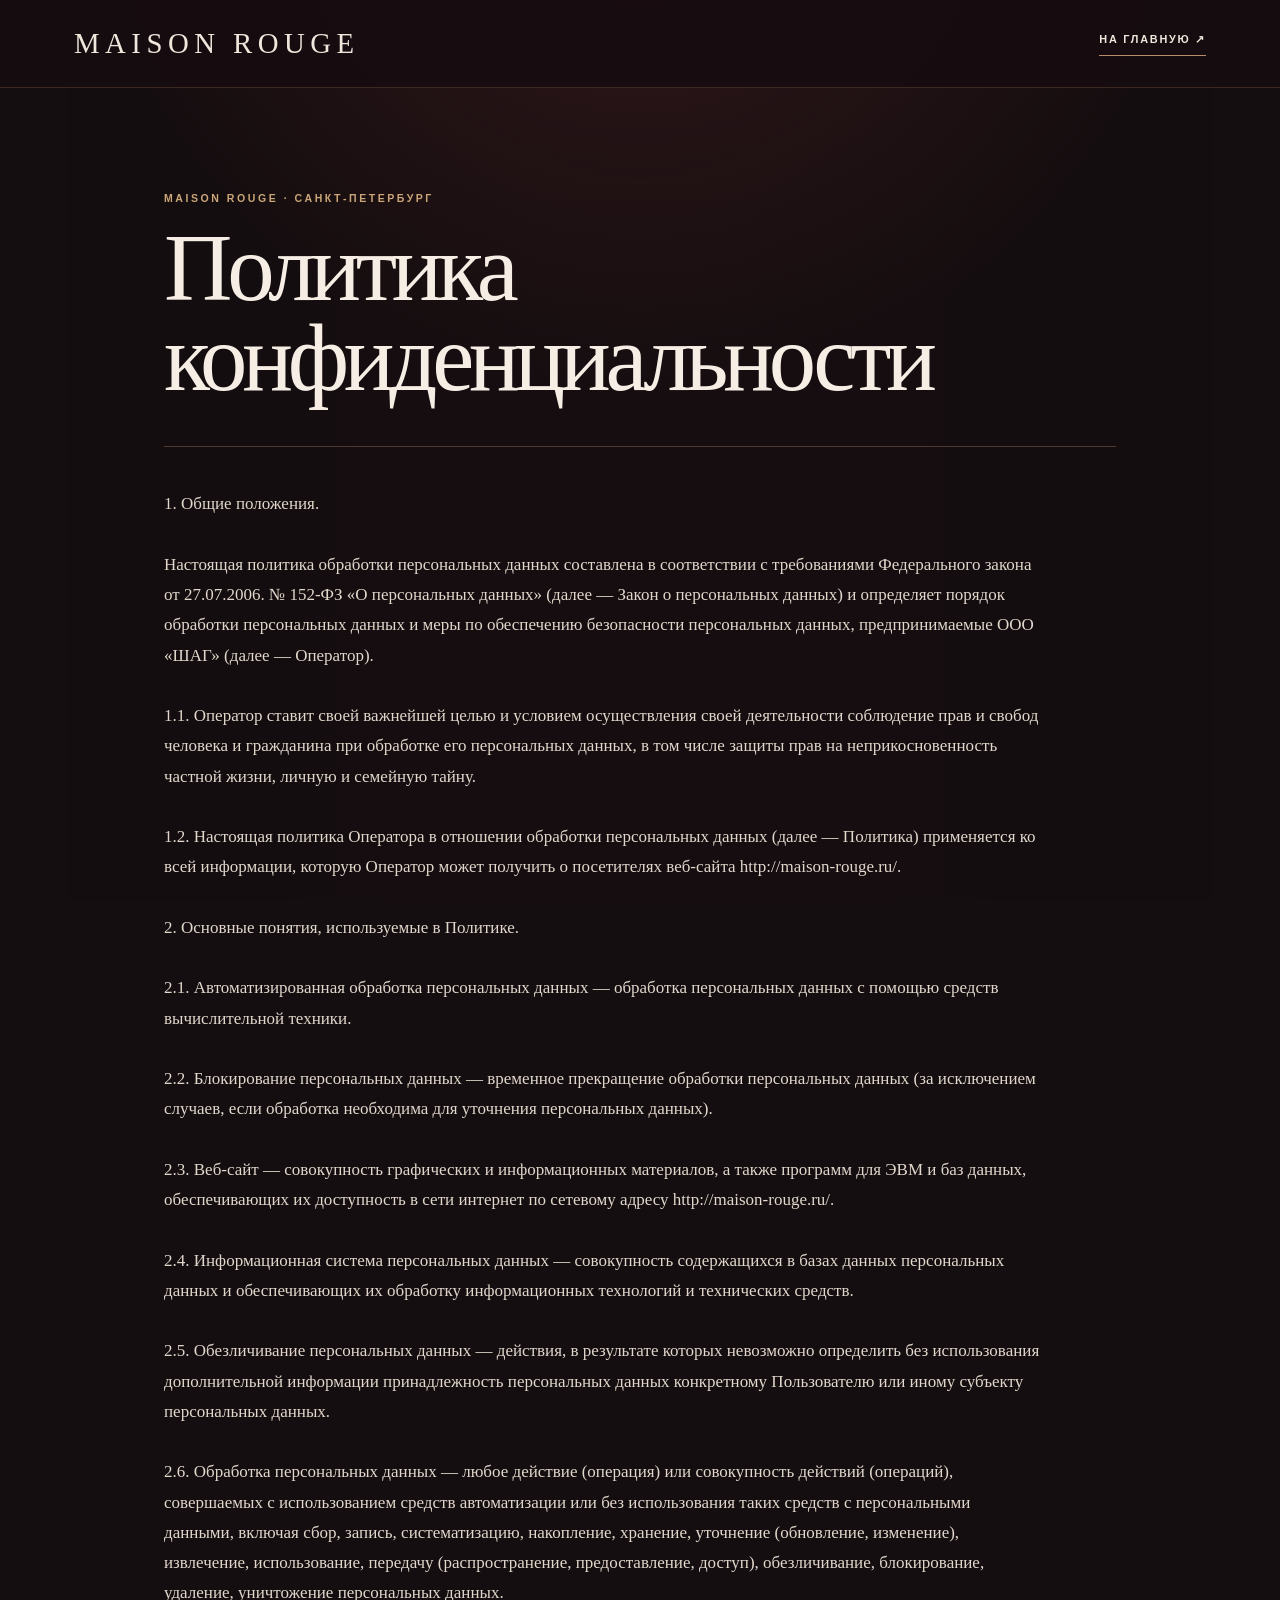
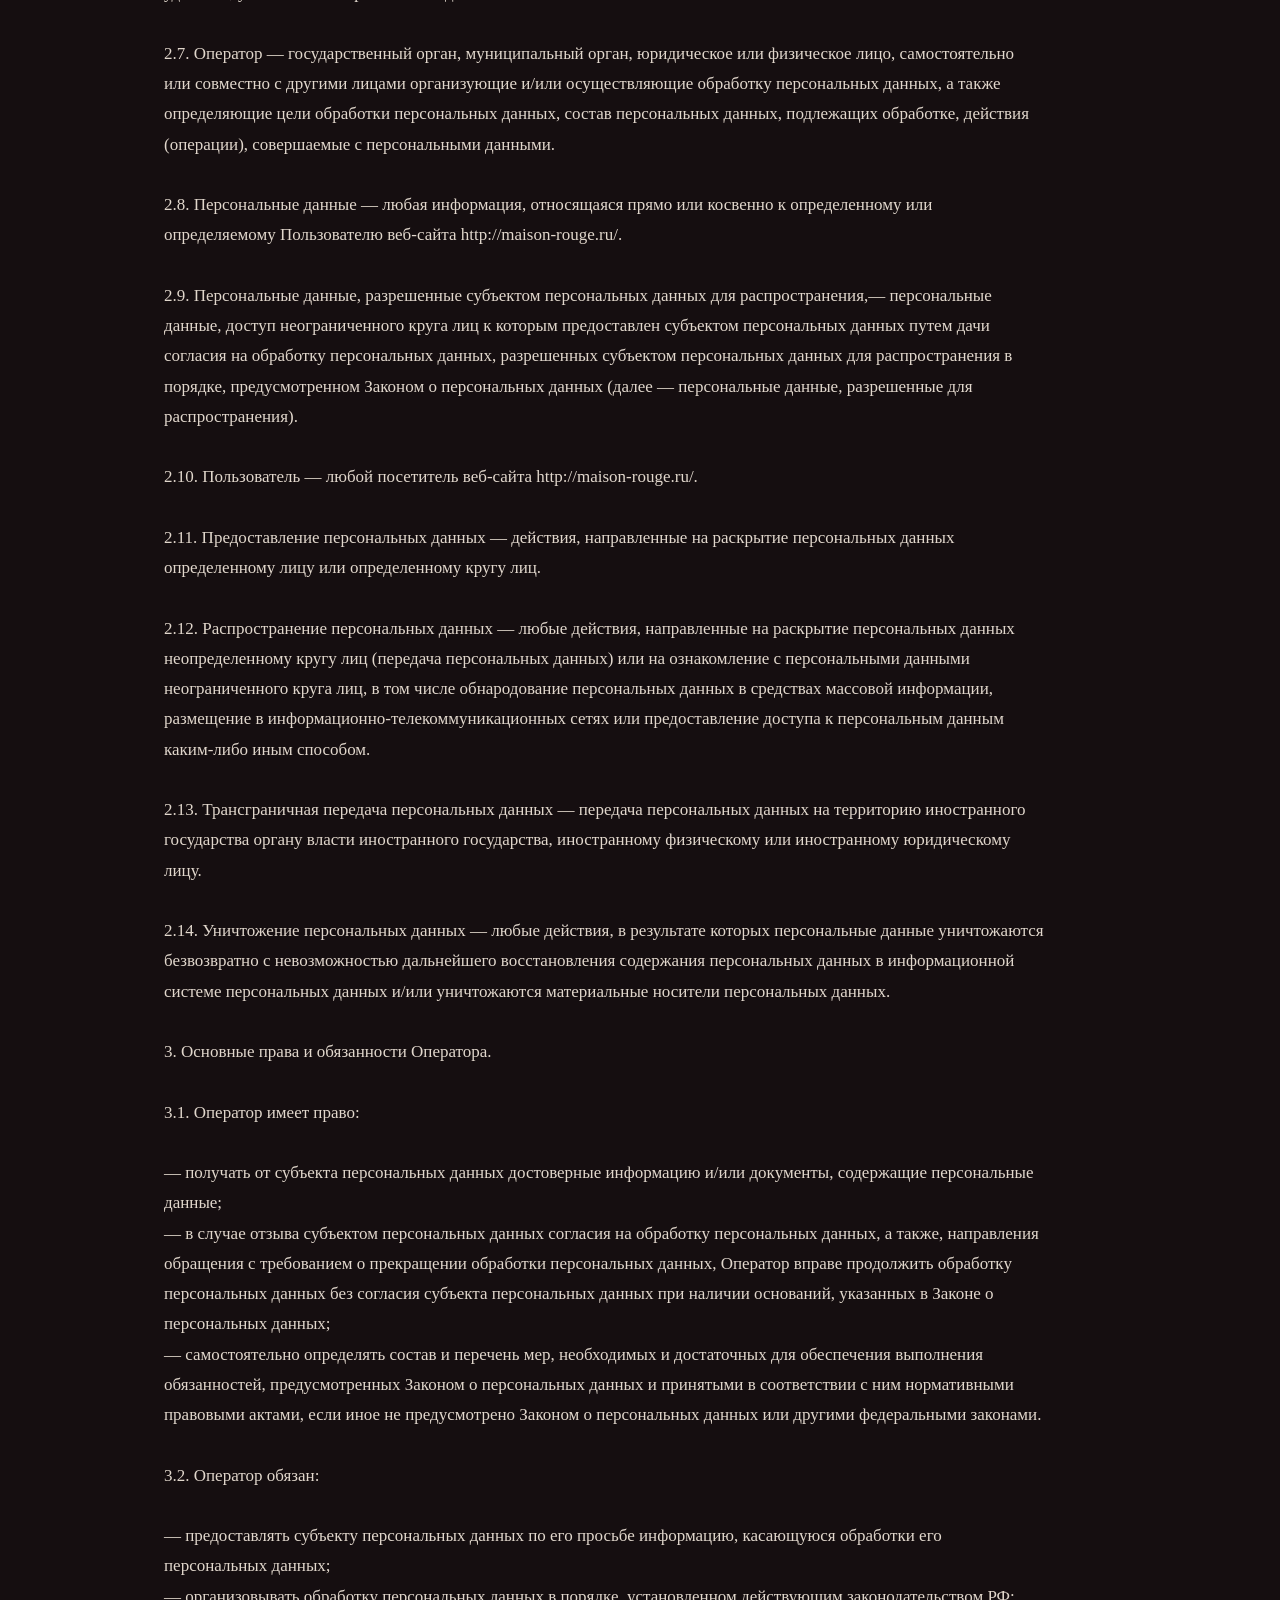
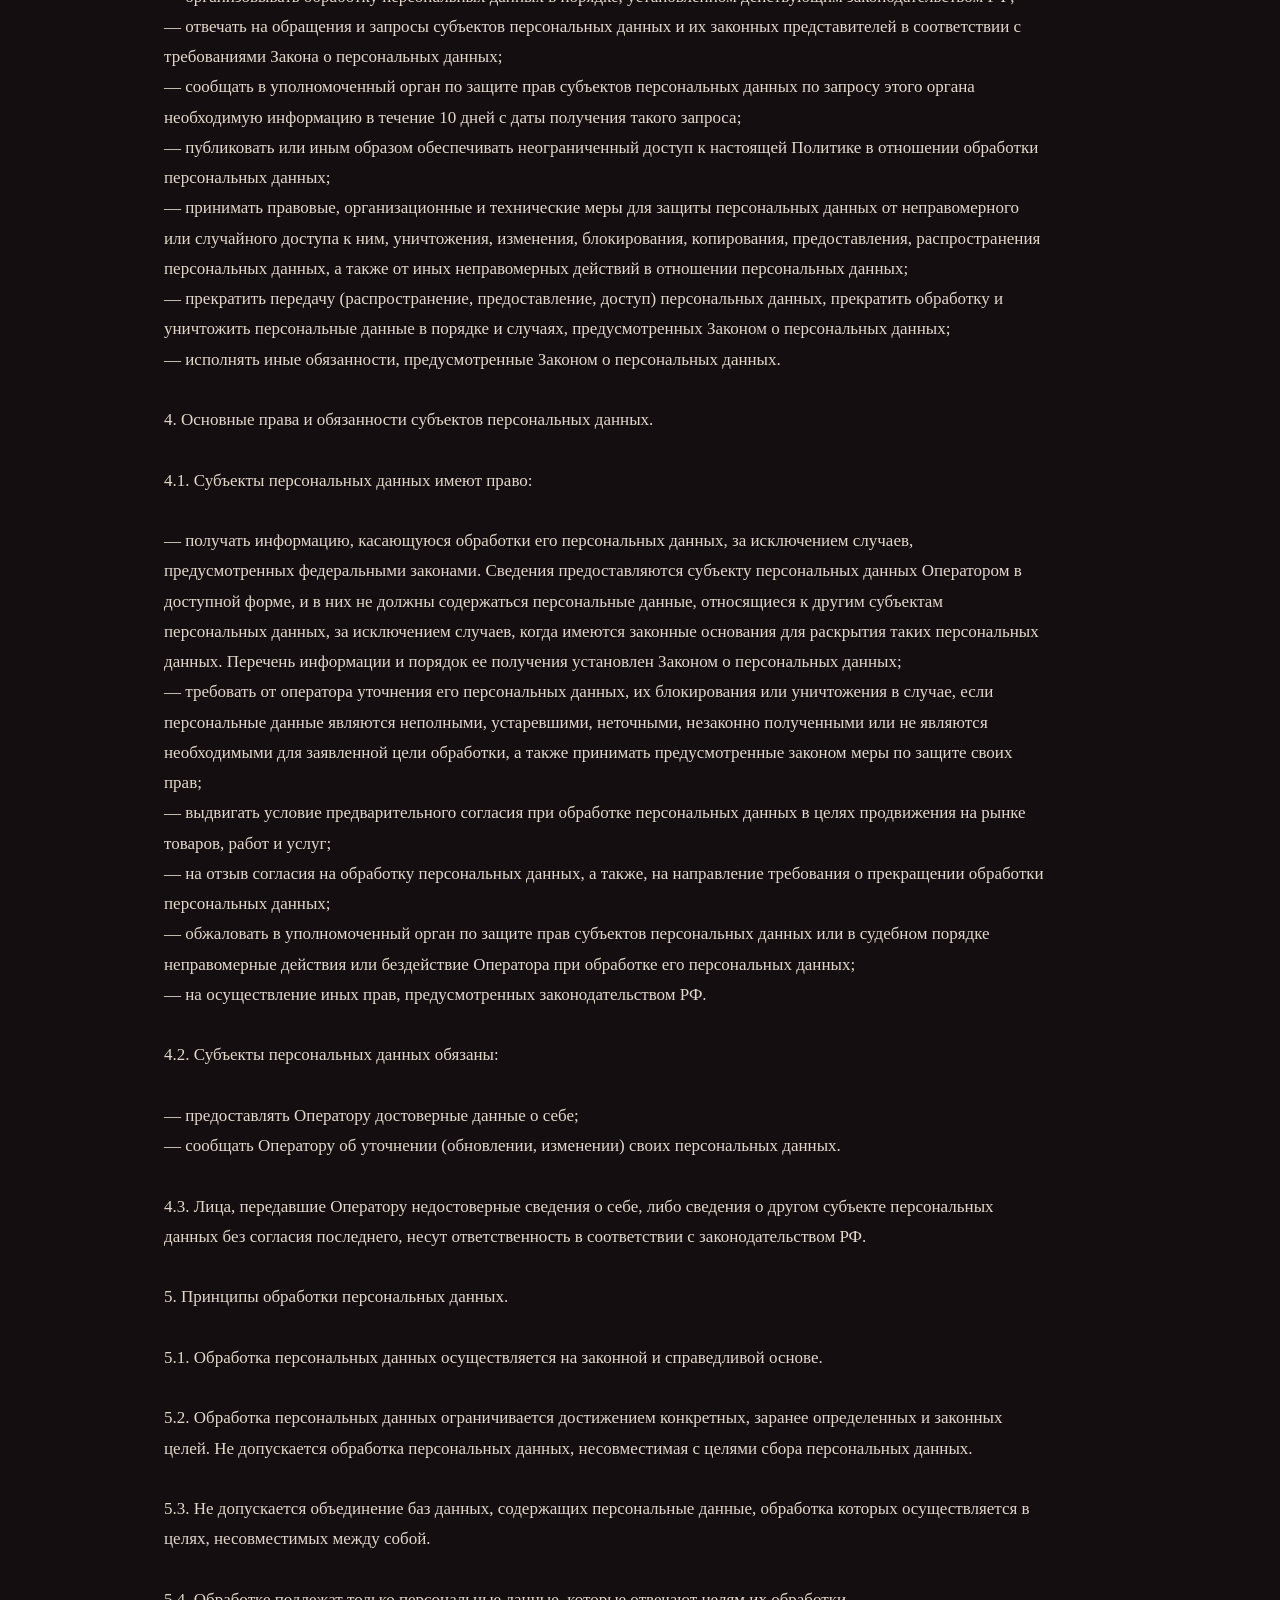
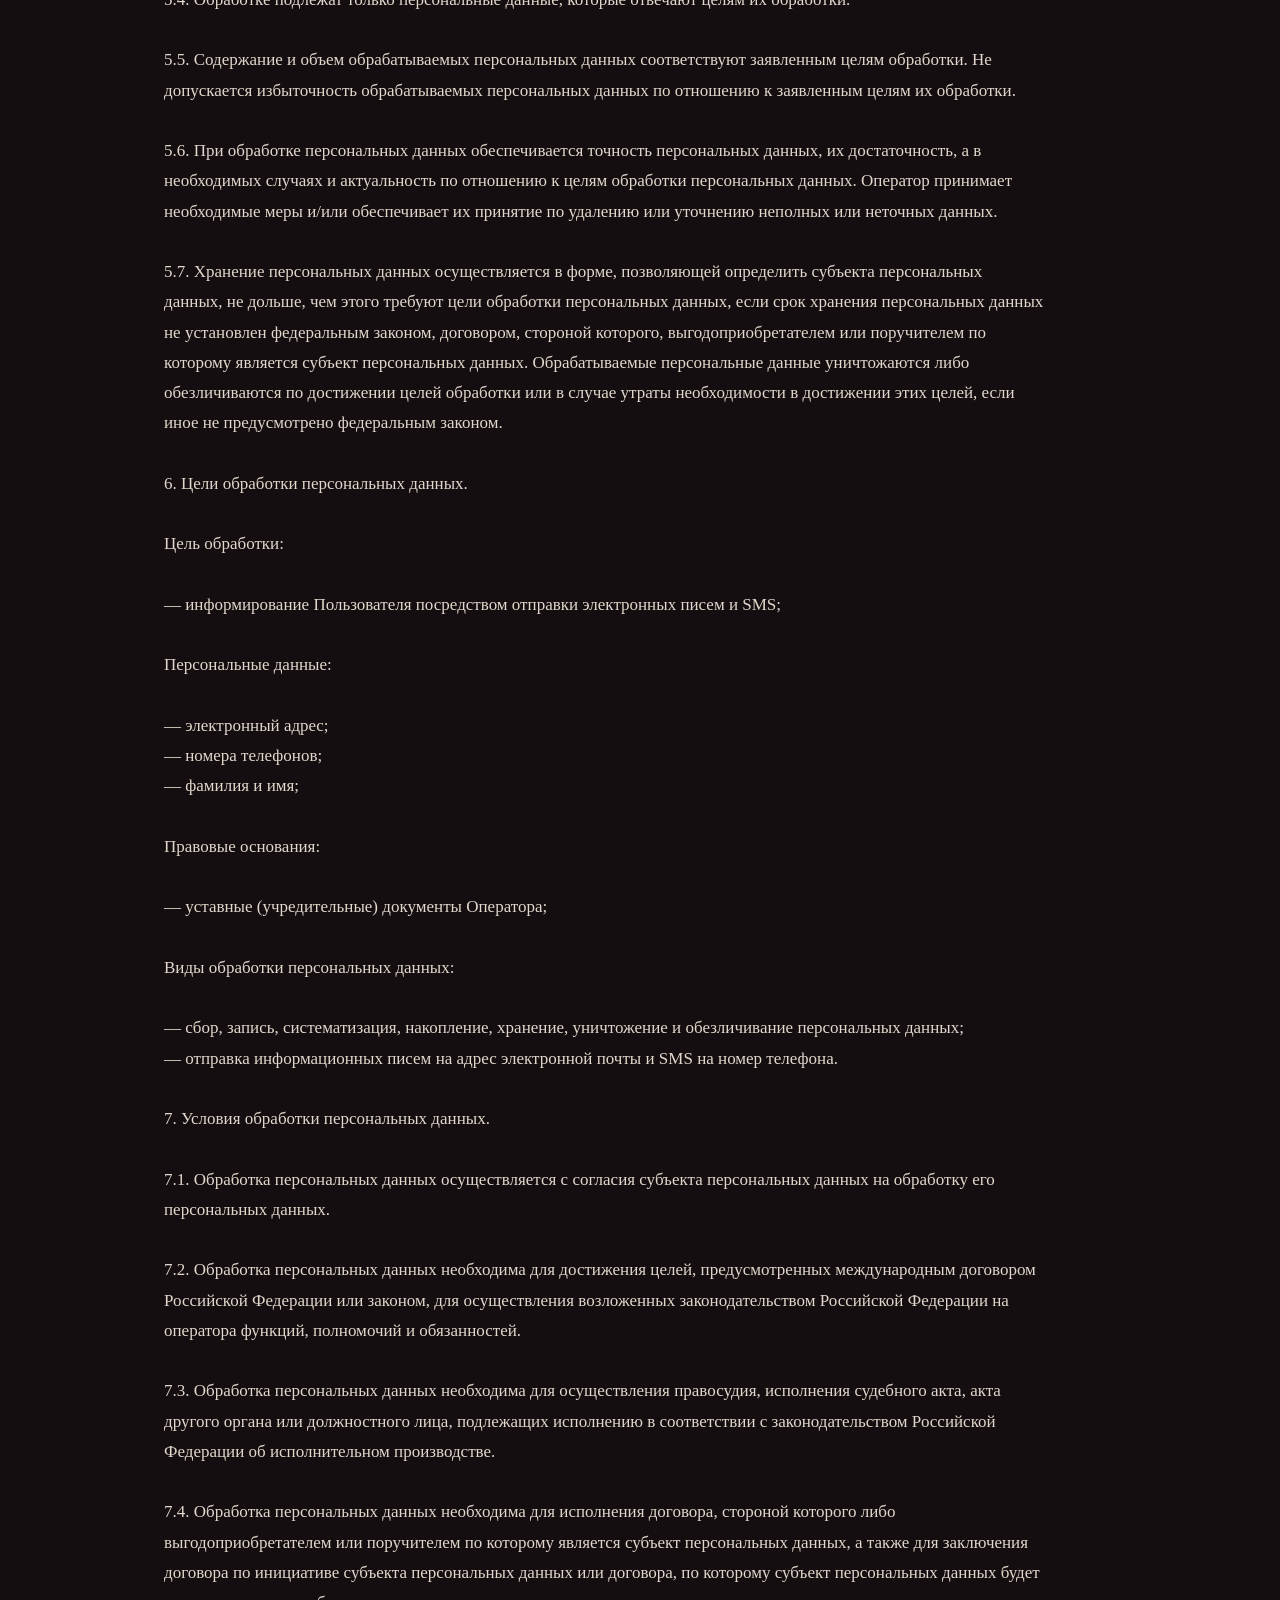
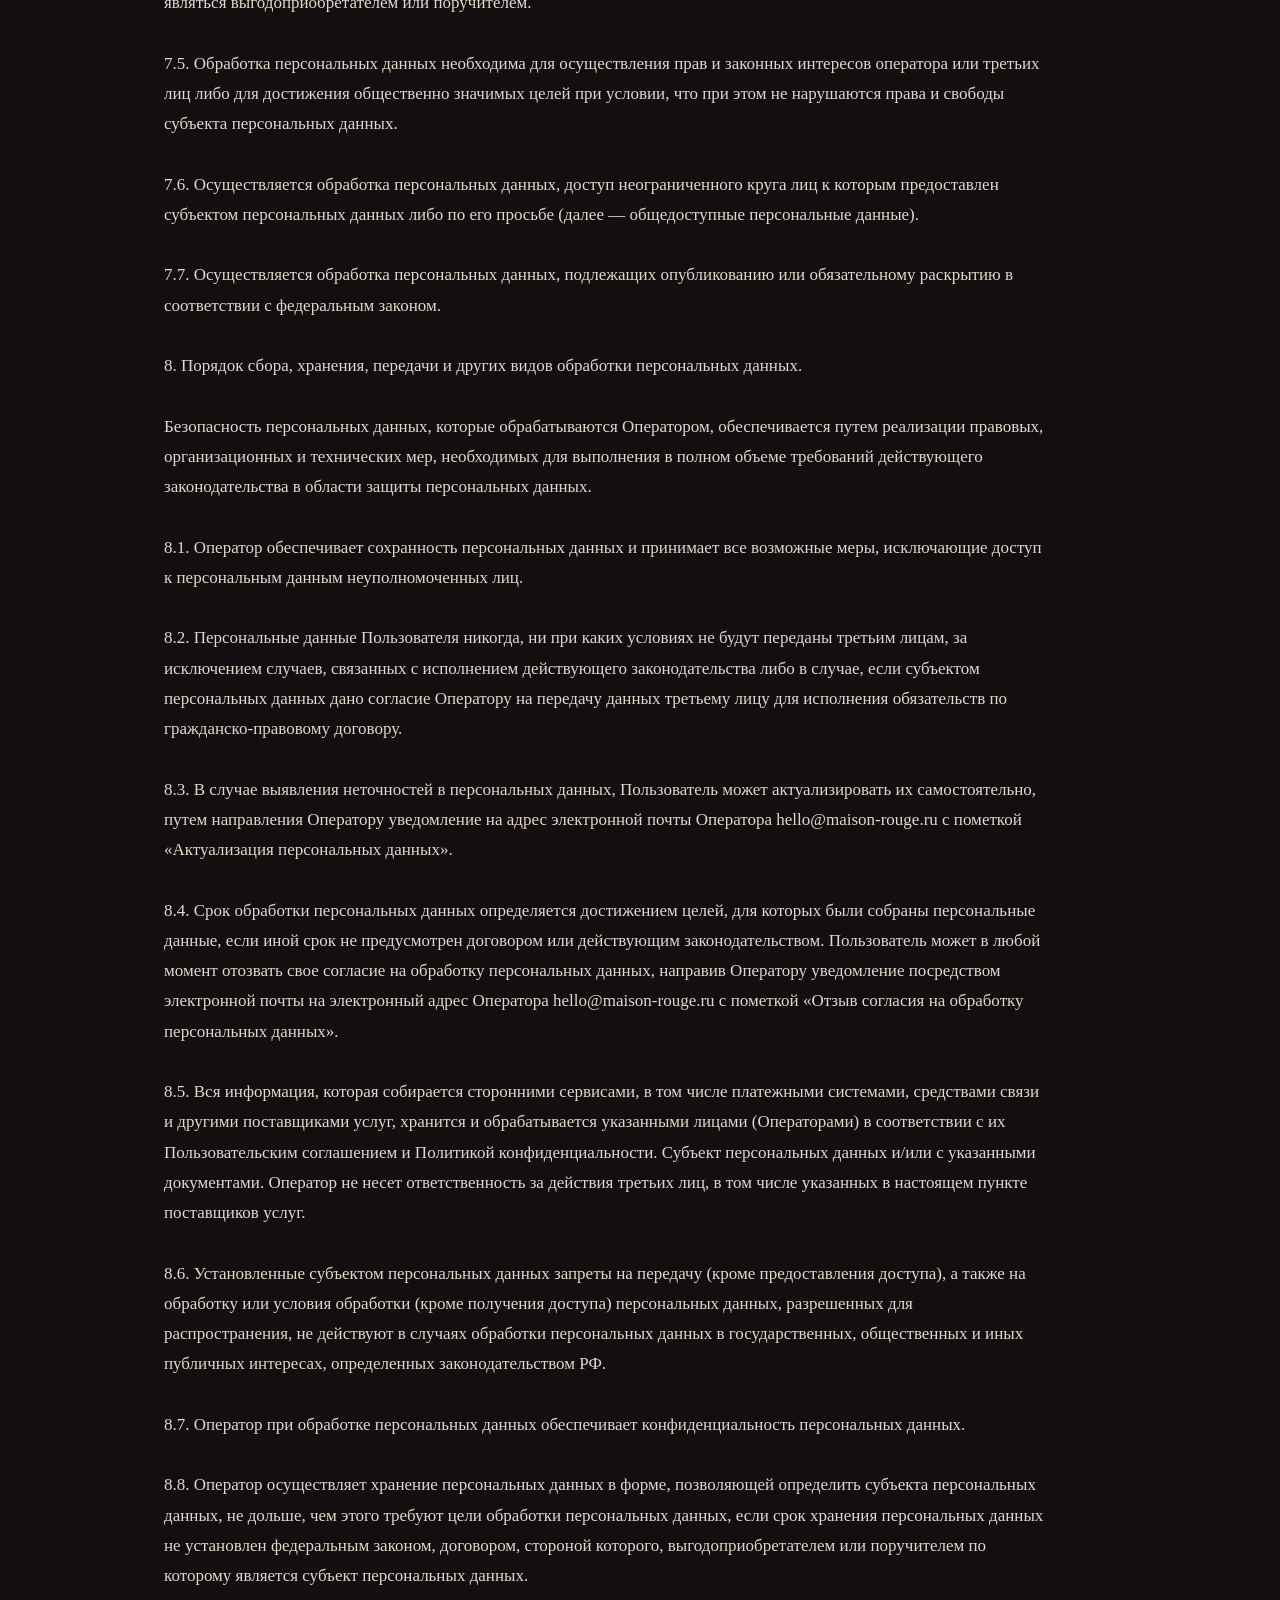
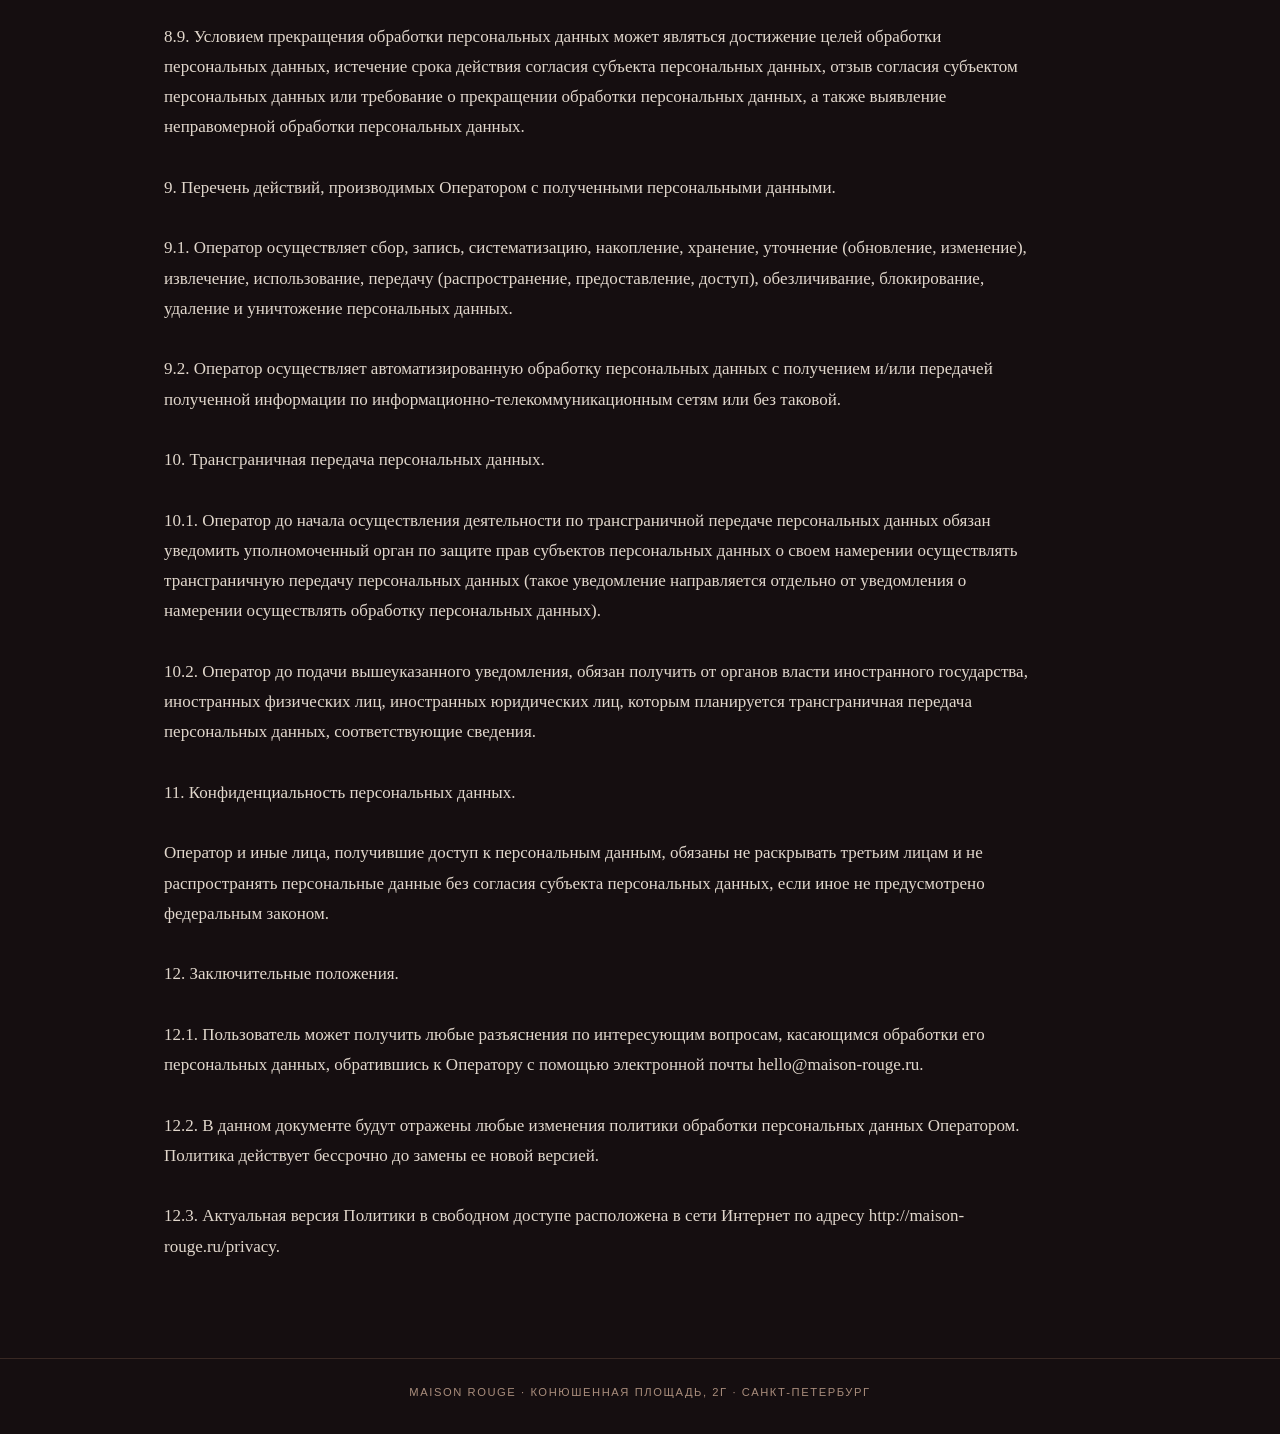
<file: privacy/index.html>
<!doctype html>
<html lang="ru">
<head>
  <meta charset="utf-8">
  <meta name="viewport" content="width=device-width,initial-scale=1">
  <meta name="description" content="Политика конфиденциальности — Maison Rouge, Санкт-Петербург.">
  <title>Политика конфиденциальности · Maison Rouge</title>
  <style>
  :root { color-scheme: dark; }
  *, *::before, *::after { box-sizing: border-box; }
  html { scroll-behavior: smooth; }
  body { margin: 0; background: #150e10; color: #eee7dc; font: 17px/1.78 Georgia, 'Times New Roman', serif; }
  body::before { content: ''; position: fixed; inset: 0; pointer-events: none; opacity: .32; background: radial-gradient(circle at 50% -20%, #793335, transparent 45%), linear-gradient(90deg, transparent, #32171922, transparent); }
  a { color: inherit; text-underline-offset: .2em; }
  a:hover, a:focus-visible { color: #e9bb86; }
  header { position: relative; border-bottom: 1px solid #b88b6938; background: #170d10e8; }
  .head { min-height: 80px; max-width: 1180px; margin: auto; padding: 18px 24px; display: flex; align-items: center; justify-content: space-between; gap: 24px; }
  .brand { font-size: clamp(1.2rem, 2.4vw, 1.8rem); letter-spacing: .19em; text-decoration: none; white-space: nowrap; }
  .back { font: 600 .68rem/1.4 Arial, sans-serif; text-transform: uppercase; letter-spacing: .16em; text-decoration: none; border-bottom: 1px solid #b88b69; padding-bottom: 8px; }
  main { position: relative; max-width: 1000px; margin: 0 auto; padding: clamp(56px, 8vw, 108px) 24px 96px; }
  .eyebrow { margin: 0 0 18px; font: 600 .66rem/1.5 Arial, sans-serif; letter-spacing: .24em; text-transform: uppercase; color: #cba679; }
  h1 { overflow-wrap: anywhere; max-width: 900px; margin: 0; color: #f6eee5; font: 400 clamp(2.8rem, 7.4vw, 6.1rem)/.95 Georgia, serif; letter-spacing: -.055em; }
  .rule { width: 100%; border: 0; border-top: 1px solid #b88b695b; margin: 42px 0; }
  article { max-width: 880px; overflow-wrap: anywhere; color: #e1d7cc; }
  article ul { margin: 10px 0 20px; padding-left: 26px; }
  article li { padding-left: 8px; margin: 0 0 10px; }
  footer { position: relative; border-top: 1px solid #b88b6938; padding: 25px 24px 32px; text-align: center; font: .7rem/1.6 Arial, sans-serif; letter-spacing: .14em; text-transform: uppercase; color: #a98d7c; }
  @media(max-width:600px) { body { font-size: 16px; } h1 { font-size: 2.1rem; } .head { min-height: 66px; } .back { font-size: .58rem; } main { padding-bottom: 70px; } }
</style>
</head>
<body>
  <header><div class="head"><a class="brand" href="/maison-rouge-concept/">MAISON ROUGE</a><a class="back" href="/maison-rouge-concept/">На главную ↗</a></div></header>
  <main>
    <p class="eyebrow">Maison Rouge · Санкт-Петербург</p>
    <h1>Политика конфиденциальности</h1>
    <hr class="rule">
    <article aria-label="Политика конфиденциальности">1. Общие положения.<br><br>Настоящая политика обработки персональных данных составлена в соответствии с требованиями Федерального закона от 27.07.2006. № 152-ФЗ «О персональных данных» (далее — Закон о персональных данных) и определяет порядок обработки персональных данных и меры по обеспечению безопасности персональных данных, предпринимаемые ООО «ШАГ»&nbsp;(далее — Оператор).<br><br>1.1. Оператор ставит своей важнейшей целью и условием осуществления своей деятельности соблюдение прав и свобод человека и гражданина при обработке его персональных данных, в том числе защиты прав на неприкосновенность частной жизни, личную и семейную тайну.<br><br>1.2. Настоящая политика Оператора в отношении обработки персональных данных (далее — Политика) применяется ко всей информации, которую Оператор может получить о посетителях веб-сайта http://maison-rouge.ru/.<br><br>2. Основные понятия, используемые в Политике.<br><br>2.1. Автоматизированная обработка персональных данных — обработка персональных данных с&nbsp;помощью средств вычислительной техники.<br><br>2.2. Блокирование персональных данных — временное прекращение обработки персональных данных (за исключением случаев, если обработка необходима для уточнения персональных данных).<br><br>2.3. Веб-сайт — совокупность графических и&nbsp;информационных материалов, а также программ для ЭВМ и баз данных, обеспечивающих их доступность в сети интернет по сетевому адресу http://maison-rouge.ru/.<br><br>2.4. Информационная система персональных данных — совокупность содержащихся в базах данных персональных данных и&nbsp;обеспечивающих их&nbsp;обработку информационных технологий и&nbsp;технических средств.<br><br>2.5. Обезличивание персональных данных — действия, в результате которых невозможно определить без использования дополнительной информации принадлежность персональных данных конкретному Пользователю или иному субъекту персональных данных.<br><br>2.6. Обработка персональных данных — любое действие (операция) или совокупность действий (операций), совершаемых с использованием средств автоматизации или без использования таких средств с персональными данными, включая сбор, запись, систематизацию, накопление, хранение, уточнение (обновление, изменение), извлечение, использование, передачу (распространение, предоставление, доступ), обезличивание, блокирование, удаление, уничтожение персональных данных.<br><br>2.7. Оператор — государственный орган, муниципальный орган, юридическое или физическое лицо, самостоятельно или совместно с другими лицами организующие и/или осуществляющие обработку персональных данных, а также определяющие цели обработки персональных данных, состав персональных данных, подлежащих обработке, действия (операции), совершаемые с персональными данными.<br><br>2.8. Персональные данные — любая информация, относящаяся прямо или косвенно к определенному или определяемому Пользователю веб-сайта http://maison-rouge.ru/.<br><br>2.9. Персональные данные, разрешенные субъектом персональных данных для распространения,— персональные данные, доступ неограниченного круга лиц к которым предоставлен субъектом персональных данных путем дачи согласия на обработку персональных данных, разрешенных субъектом персональных данных для распространения в порядке, предусмотренном Законом о персональных данных (далее — персональные данные, разрешенные для распространения).<br><br>2.10. Пользователь — любой посетитель веб-сайта http://maison-rouge.ru/.<br><br>2.11. Предоставление персональных данных — действия, направленные на раскрытие персональных данных определенному лицу или определенному кругу лиц.<br><br>2.12. Распространение персональных данных — любые действия, направленные на раскрытие персональных данных неопределенному кругу лиц (передача персональных данных) или на ознакомление с персональными данными неограниченного круга лиц, в том числе обнародование персональных данных в средствах массовой информации, размещение в информационно-телекоммуникационных сетях или предоставление доступа к персональным данным каким-либо иным способом.<br><br>2.13. Трансграничная передача персональных данных — передача персональных данных на территорию иностранного государства органу власти иностранного государства, иностранному физическому или иностранному юридическому лицу.<br><br>2.14. Уничтожение персональных данных — любые действия, в результате которых персональные данные уничтожаются безвозвратно с невозможностью дальнейшего восстановления содержания персональных данных в информационной системе персональных данных и/или уничтожаются материальные носители персональных данных.<br><br>3. Основные права и обязанности Оператора.<br><br>3.1. Оператор имеет право:<br><br>— получать от субъекта персональных данных достоверные информацию и/или документы, содержащие персональные данные;<br>— в случае отзыва субъектом персональных данных согласия на обработку персональных данных, а также, направления обращения с требованием о прекращении обработки персональных данных, Оператор вправе продолжить обработку персональных данных без согласия субъекта персональных данных при наличии оснований, указанных в Законе о персональных данных;<br>— самостоятельно определять состав и перечень мер, необходимых и достаточных для обеспечения выполнения обязанностей, предусмотренных Законом о персональных данных и принятыми в соответствии с ним нормативными правовыми актами, если иное не предусмотрено Законом о&nbsp;персональных данных или другими федеральными законами.<br><br>3.2. Оператор обязан:<br><br>— предоставлять субъекту персональных данных по его просьбе информацию, касающуюся обработки его персональных данных;<br>— организовывать обработку персональных данных в порядке, установленном действующим законодательством РФ;<br>— отвечать на обращения и запросы субъектов персональных данных и их законных представителей в соответствии с требованиями Закона о персональных данных;<br>— сообщать в уполномоченный орган по защите прав субъектов персональных данных по запросу этого органа необходимую информацию в течение 10 дней с даты получения такого запроса;<br>— публиковать или иным образом обеспечивать неограниченный доступ к настоящей Политике в отношении обработки персональных данных;<br>— принимать правовые, организационные и технические меры для защиты персональных данных от неправомерного или случайного доступа к ним, уничтожения, изменения, блокирования, копирования, предоставления, распространения персональных данных, а также от&nbsp;иных неправомерных действий в отношении персональных данных;<br>— прекратить передачу (распространение, предоставление, доступ) персональных данных, прекратить обработку и уничтожить персональные данные в порядке и случаях, предусмотренных Законом о персональных данных;<br>— исполнять иные обязанности, предусмотренные Законом о&nbsp;персональных данных.<br><br>4. Основные права и обязанности субъектов персональных данных.<br><br>4.1. Субъекты персональных данных имеют право:<br><br>— получать информацию, касающуюся обработки его персональных данных, за исключением случаев, предусмотренных федеральными законами. Сведения предоставляются субъекту персональных данных Оператором в доступной форме, и в них не должны содержаться персональные данные, относящиеся к другим субъектам персональных данных, за исключением случаев, когда имеются законные основания для раскрытия таких персональных данных. Перечень информации и порядок ее получения установлен Законом о персональных данных;<br>— требовать от оператора уточнения его персональных данных, их блокирования или уничтожения в случае, если персональные данные являются неполными, устаревшими, неточными, незаконно полученными или не являются необходимыми для заявленной цели обработки, а также принимать предусмотренные законом меры по защите своих прав;<br>— выдвигать условие предварительного согласия при обработке персональных данных в целях продвижения на рынке товаров, работ и услуг;<br>— на отзыв согласия на обработку персональных данных, а также, на направление требования о прекращении обработки персональных данных;<br>— обжаловать в уполномоченный орган по защите прав субъектов персональных данных или в судебном порядке неправомерные действия или бездействие Оператора при обработке его персональных данных;<br>— на осуществление иных прав, предусмотренных законодательством РФ.<br><br>4.2. Субъекты персональных данных обязаны:<br><br>— предоставлять Оператору достоверные данные о себе;<br>— сообщать Оператору об уточнении (обновлении, изменении) своих персональных данных.<br><br>4.3. Лица, передавшие Оператору недостоверные сведения о себе, либо сведения о другом субъекте персональных данных без согласия последнего, несут ответственность в соответствии с законодательством РФ.<br><br>5. Принципы обработки персональных данных.<br><br>5.1. Обработка персональных данных осуществляется на законной и справедливой основе.<br><br>5.2. Обработка персональных данных ограничивается достижением конкретных, заранее определенных и законных целей. Не допускается обработка персональных данных, несовместимая с целями сбора персональных данных.<br><br>5.3. Не допускается объединение баз данных, содержащих персональные данные, обработка которых осуществляется в целях, несовместимых между собой.<br><br>5.4. Обработке подлежат только персональные данные, которые отвечают целям их обработки.<br><br>5.5. Содержание и объем обрабатываемых персональных данных соответствуют заявленным целям обработки. Не допускается избыточность обрабатываемых персональных данных по отношению к заявленным целям их обработки.<br><br>5.6. При обработке персональных данных обеспечивается точность персональных данных, их достаточность, а в необходимых случаях и актуальность по отношению к целям обработки персональных данных. Оператор принимает необходимые меры и/или обеспечивает их принятие по удалению или уточнению неполных или неточных данных.<br><br>5.7. Хранение персональных данных осуществляется в форме, позволяющей определить субъекта персональных данных, не дольше, чем этого требуют цели обработки персональных данных, если срок хранения персональных данных не установлен федеральным законом, договором, стороной которого, выгодоприобретателем или поручителем по которому является субъект персональных данных. Обрабатываемые персональные данные уничтожаются либо обезличиваются по достижении целей обработки или в случае утраты необходимости в достижении этих целей, если иное не предусмотрено федеральным законом.<br><br>6. Цели обработки персональных данных.<br><br>Цель обработки:<br><br>— информирование Пользователя посредством отправки электронных писем и SMS;<br><br>Персональные данные:<br><br>— электронный адреc;<br>— номера телефонов;<br>— фамилия и имя;<br><br>Правовые основания:<br><br>— уставные (учредительные) документы Оператора;<br><br>Виды обработки персональных данных:<br><br>— cбор, запись, систематизация, накопление, хранение, уничтожение и обезличивание персональных данных;<br>— отправка информационных писем на адрес электронной почты и SMS на номер телефона.<br><br>7. Условия обработки персональных данных.<br><br>7.1. Обработка персональных данных осуществляется с согласия субъекта персональных данных на обработку его персональных данных.<br><br>7.2. Обработка персональных данных необходима для достижения целей, предусмотренных международным договором Российской Федерации или законом, для осуществления возложенных законодательством Российской Федерации на оператора функций, полномочий и обязанностей.<br><br>7.3. Обработка персональных данных необходима для осуществления правосудия, исполнения судебного акта, акта другого органа или должностного лица, подлежащих исполнению в соответствии с законодательством Российской Федерации об исполнительном производстве.<br><br>7.4. Обработка персональных данных необходима для исполнения договора, стороной которого либо выгодоприобретателем или поручителем по которому является субъект персональных данных, а также для заключения договора по инициативе субъекта персональных данных или договора, по которому субъект персональных данных будет являться выгодоприобретателем или поручителем.<br><br>7.5. Обработка персональных данных необходима для осуществления прав и законных интересов оператора или третьих лиц либо для достижения общественно значимых целей при условии, что при этом не нарушаются права и свободы субъекта персональных данных.<br><br>7.6. Осуществляется обработка персональных данных, доступ неограниченного круга лиц к которым предоставлен субъектом персональных данных либо по его просьбе (далее — общедоступные персональные данные).<br><br>7.7. Осуществляется обработка персональных данных, подлежащих опубликованию или обязательному раскрытию в cоответствии с федеральным законом.<br><br>8. Порядок сбора, хранения, передачи и других видов обработки персональных данных.<br><br>Безопасность персональных данных, которые обрабатываются Оператором, обеспечивается путем реализации правовых, организационных и технических мер, необходимых для выполнения в полном объеме требований действующего законодательства в области защиты персональных данных.<br><br>8.1. Оператор обеспечивает сохранность персональных данных и принимает все возможные меры, исключающие доступ к персональным данным неуполномоченных лиц.<br><br>8.2. Персональные данные Пользователя никогда, ни при каких условиях не будут переданы третьим лицам, за исключением случаев, связанных с исполнением действующего законодательства либо в случае, если субъектом персональных данных дано согласие Оператору на передачу данных третьему лицу для исполнения обязательств по гражданско-правовому договору.<br><br>8.3. В случае выявления неточностей в персональных данных, Пользователь может актуализировать их самостоятельно, путем направления Оператору уведомление на адрес электронной почты Оператора hello@maison-rouge.ru с пометкой «Актуализация персональных данных».<br><br>8.4. Срок обработки персональных данных определяется достижением целей, для которых были собраны персональные данные, если иной срок не предусмотрен договором или действующим законодательством. Пользователь может в любой момент отозвать свое согласие на&nbsp;обработку персональных данных, направив Оператору уведомление посредством электронной почты на электронный адрес Оператора hello@maison-rouge.ru с пометкой «Отзыв согласия на обработку персональных данных».<br><br>8.5. Вся информация, которая собирается сторонними сервисами, в том числе платежными системами, средствами связи и другими поставщиками услуг, хранится и обрабатывается указанными лицами (Операторами) в соответствии с их Пользовательским соглашением и Политикой конфиденциальности. Субъект персональных данных и/или с указанными документами. Оператор не несет ответственность за действия третьих лиц, в том числе указанных в настоящем пункте поставщиков услуг.<br><br>8.6. Установленные субъектом персональных данных запреты на передачу (кроме предоставления доступа), а также на обработку или условия обработки (кроме получения доступа) персональных данных, разрешенных для распространения, не действуют в случаях обработки персональных данных в государственных, общественных и иных публичных интересах, определенных законодательством РФ.<br><br>8.7. Оператор при обработке персональных данных обеспечивает конфиденциальность персональных данных.<br><br>8.8. Оператор осуществляет хранение персональных данных в форме, позволяющей определить субъекта персональных данных, не дольше, чем этого требуют цели обработки персональных данных, если срок хранения персональных данных не установлен федеральным законом, договором, стороной которого, выгодоприобретателем или поручителем по которому является субъект персональных данных.<br><br>8.9. Условием прекращения обработки персональных данных может являться достижение целей обработки персональных данных, истечение срока действия согласия субъекта персональных данных, отзыв согласия субъектом персональных данных или требование о прекращении обработки персональных данных, а также выявление неправомерной обработки персональных данных.<br><br>9. Перечень действий, производимых Оператором с полученными персональными данными.<br><br>9.1. Оператор осуществляет сбор, запись, систематизацию, накопление, хранение, уточнение (обновление, изменение), извлечение, использование, передачу (распространение, предоставление, доступ), обезличивание, блокирование, удаление и уничтожение персональных данных.<br><br>9.2. Оператор осуществляет автоматизированную обработку персональных данных с получением и/или передачей полученной информации по информационно-телекоммуникационным сетям или без таковой.<br><br>10. Трансграничная передача персональных данных.<br><br>10.1. Оператор до начала осуществления деятельности по трансграничной передаче персональных данных обязан уведомить уполномоченный орган по защите прав субъектов персональных данных о своем намерении осуществлять трансграничную передачу персональных данных (такое уведомление направляется отдельно от уведомления о намерении осуществлять обработку персональных данных).<br><br>10.2. Оператор до подачи вышеуказанного уведомления, обязан получить от органов власти иностранного государства, иностранных физических лиц, иностранных юридических лиц, которым планируется трансграничная передача персональных данных, соответствующие сведения.<br><br>11. Конфиденциальность персональных данных.<br><br>Оператор и иные лица, получившие доступ к персональным данным, обязаны не раскрывать третьим лицам и не распространять персональные данные без согласия субъекта персональных данных, если иное не предусмотрено федеральным законом.<br><br>12. Заключительные положения.<br><br>12.1. Пользователь может получить любые разъяснения по интересующим вопросам, касающимся обработки его персональных данных, обратившись к Оператору с помощью электронной почты hello@maison-rouge.ru.<br><br>12.2. В данном документе будут отражены любые изменения политики обработки персональных данных Оператором. Политика действует бессрочно до замены ее новой версией.<br><br>12.3. Актуальная версия Политики в свободном доступе расположена в сети Интернет по адресу http://maison-rouge.ru/privacy.</article>
  </main>
  <footer>Maison Rouge · Конюшенная площадь, 2Г · Санкт-Петербург</footer>
</body>
</html>
</file>
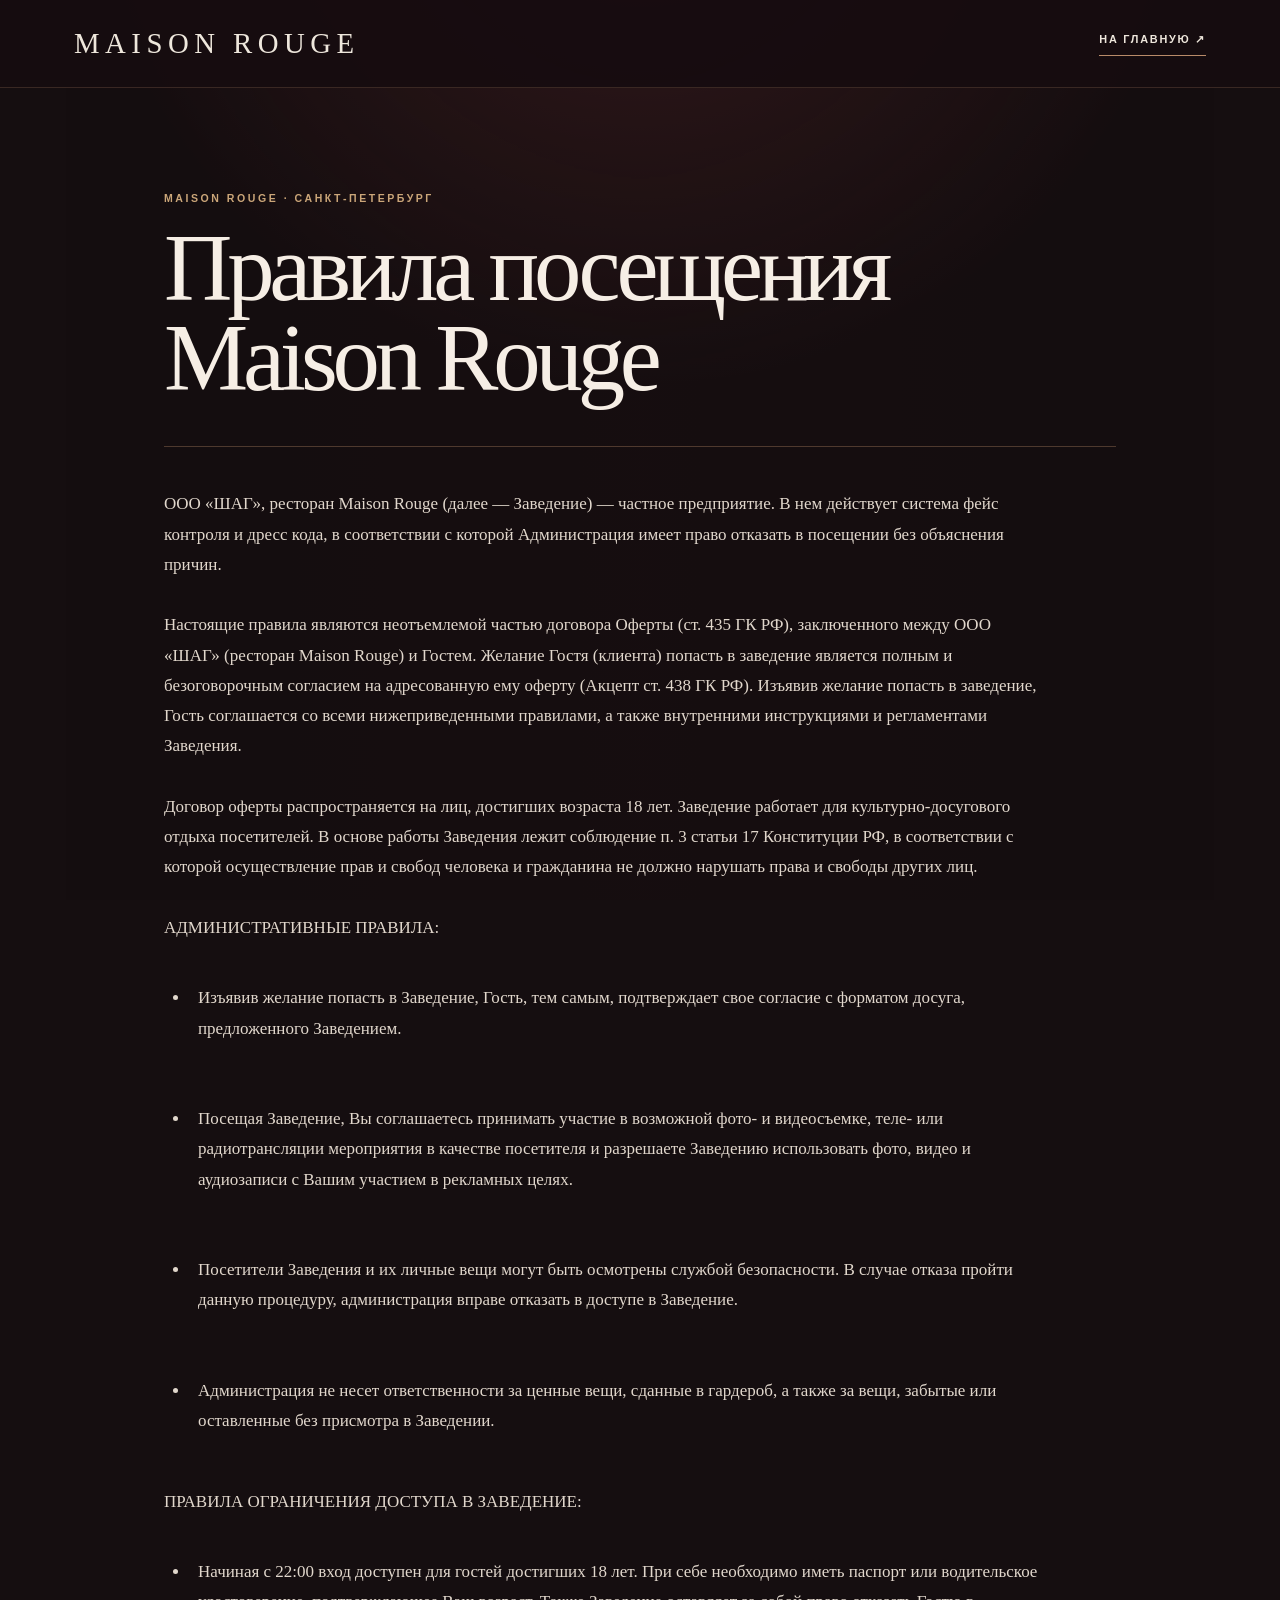
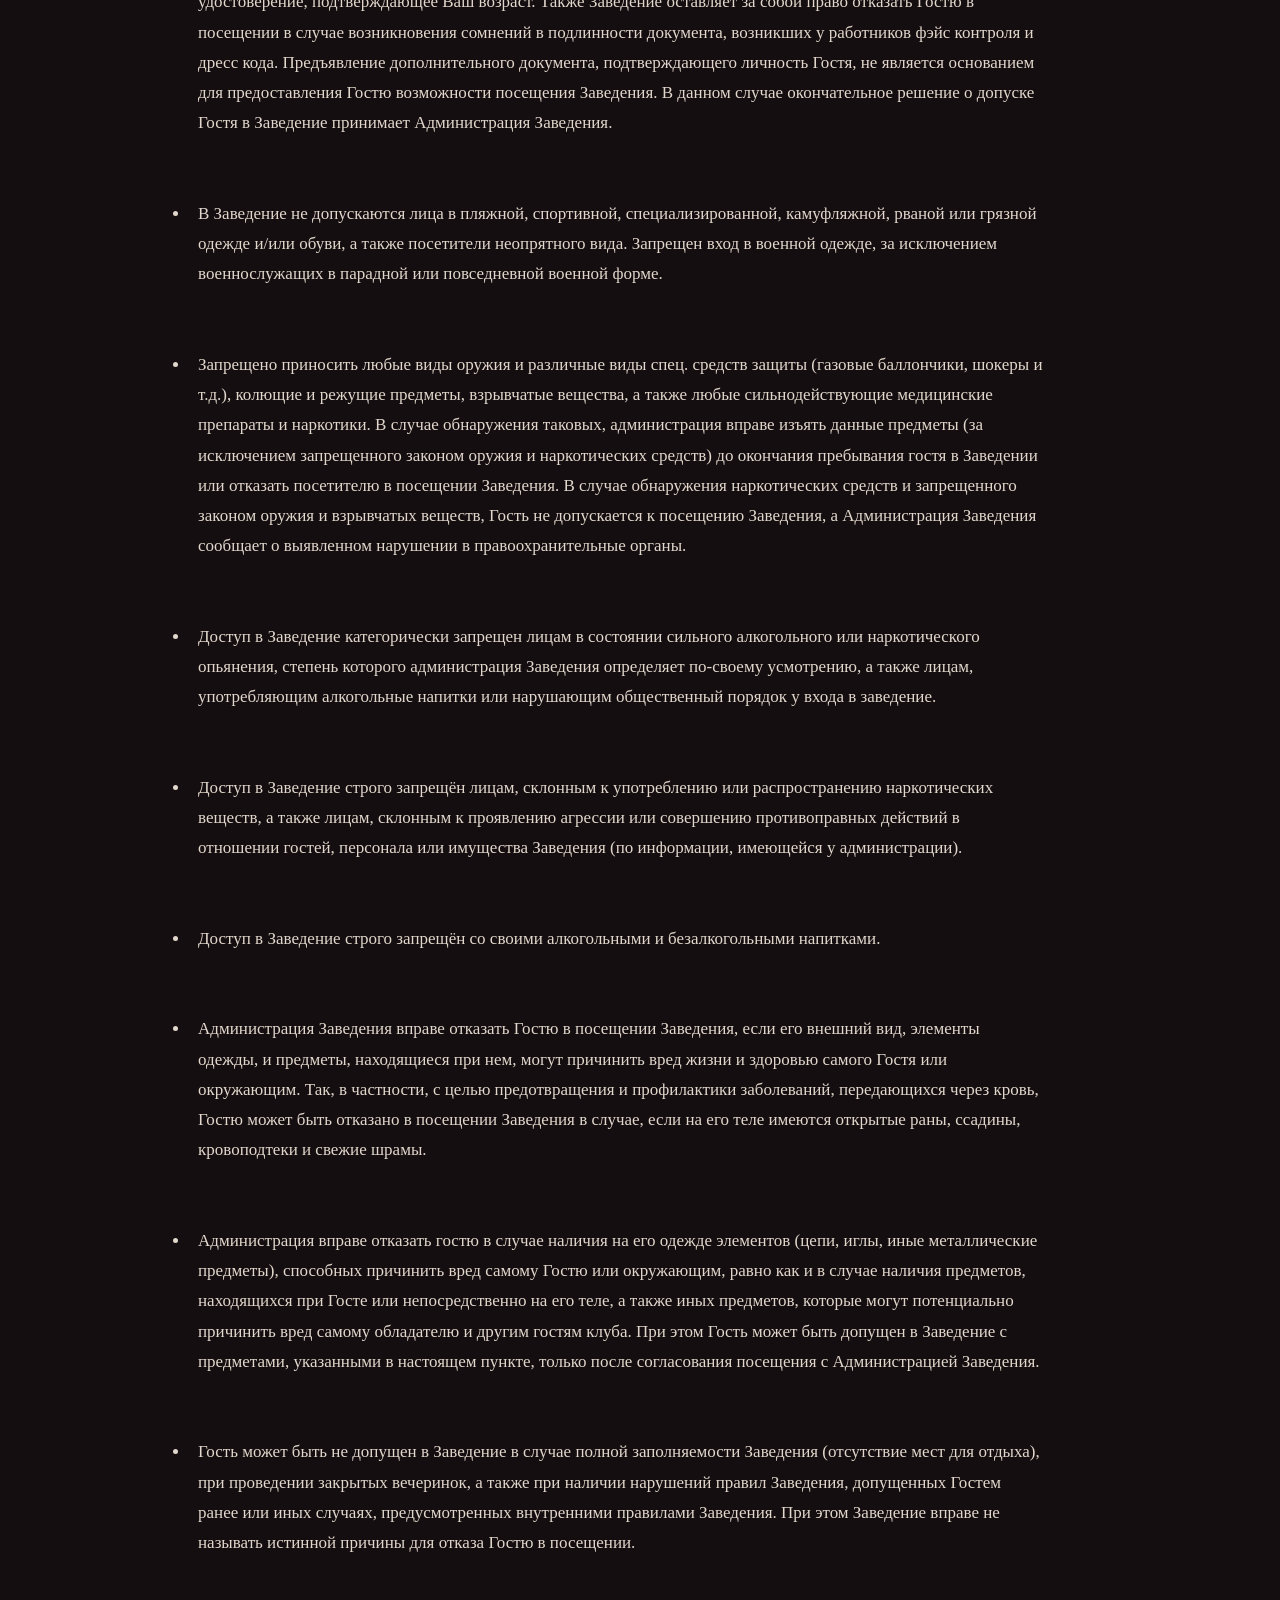
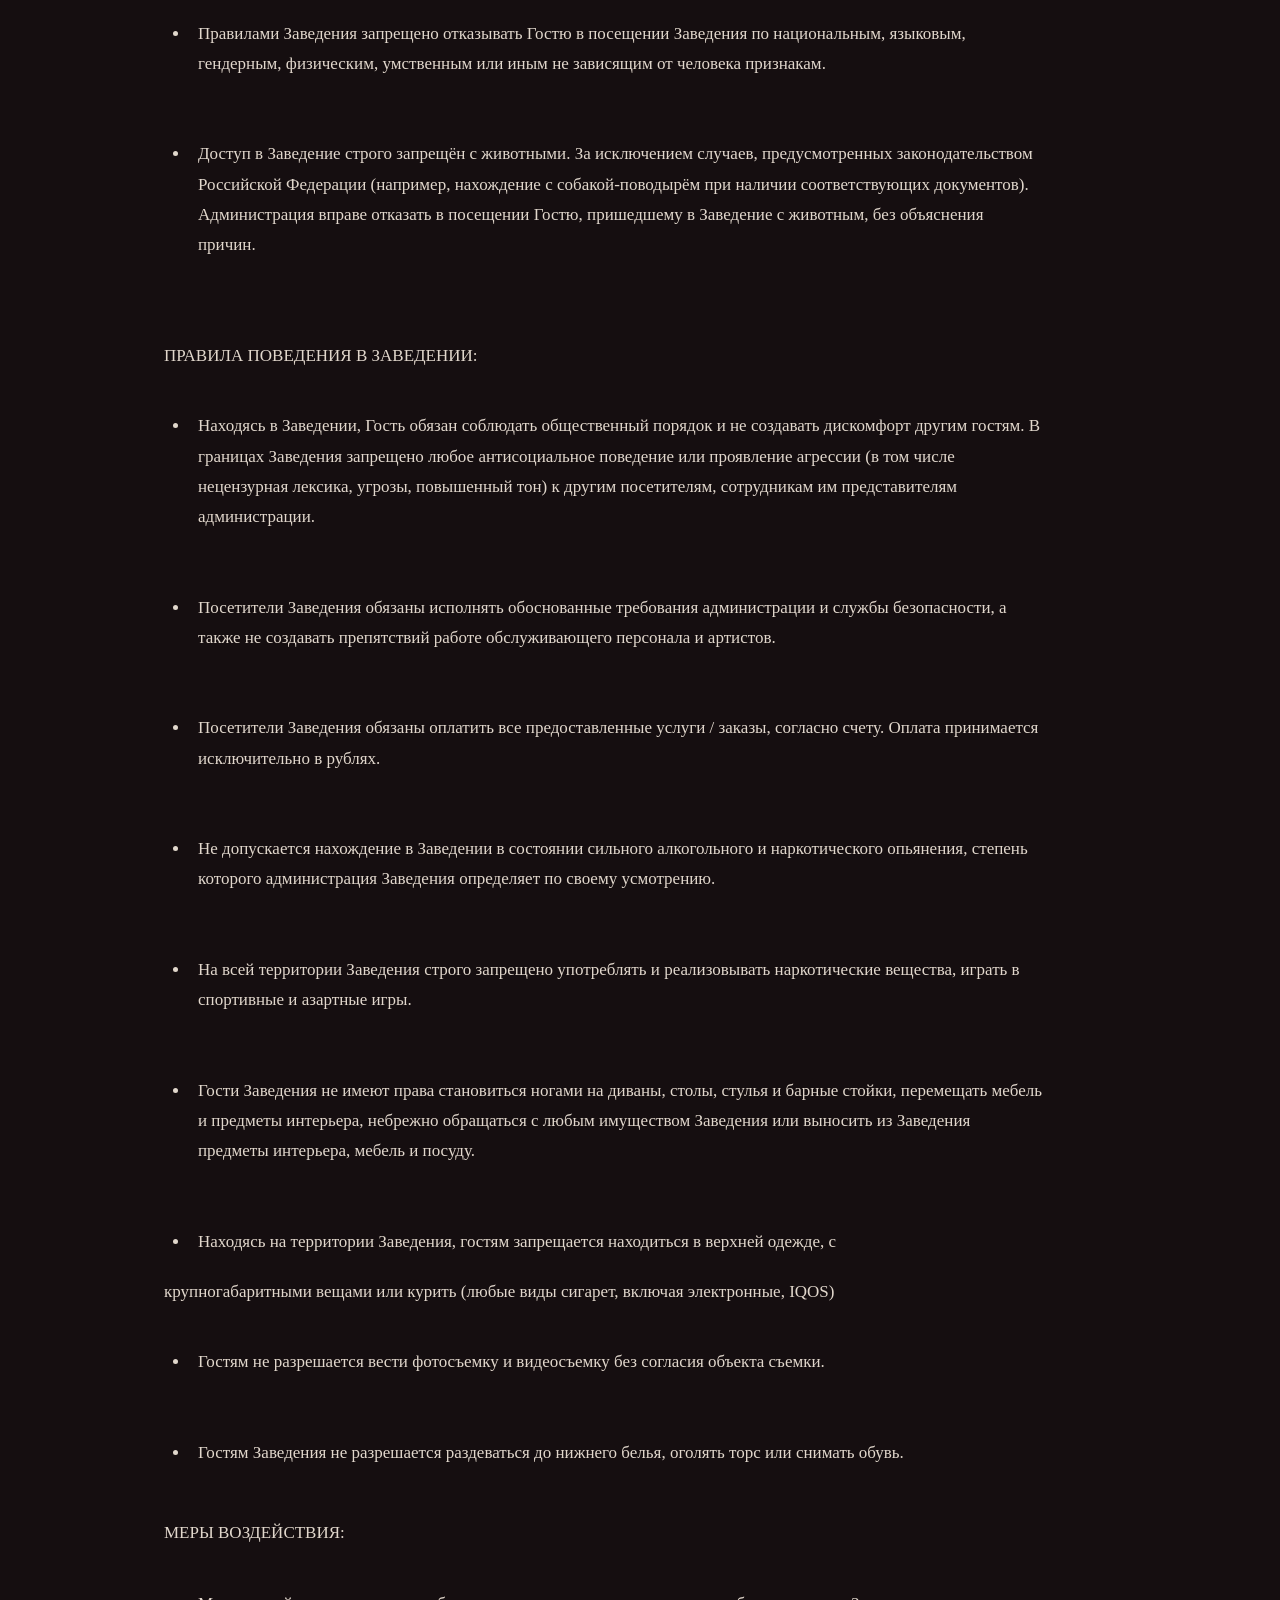
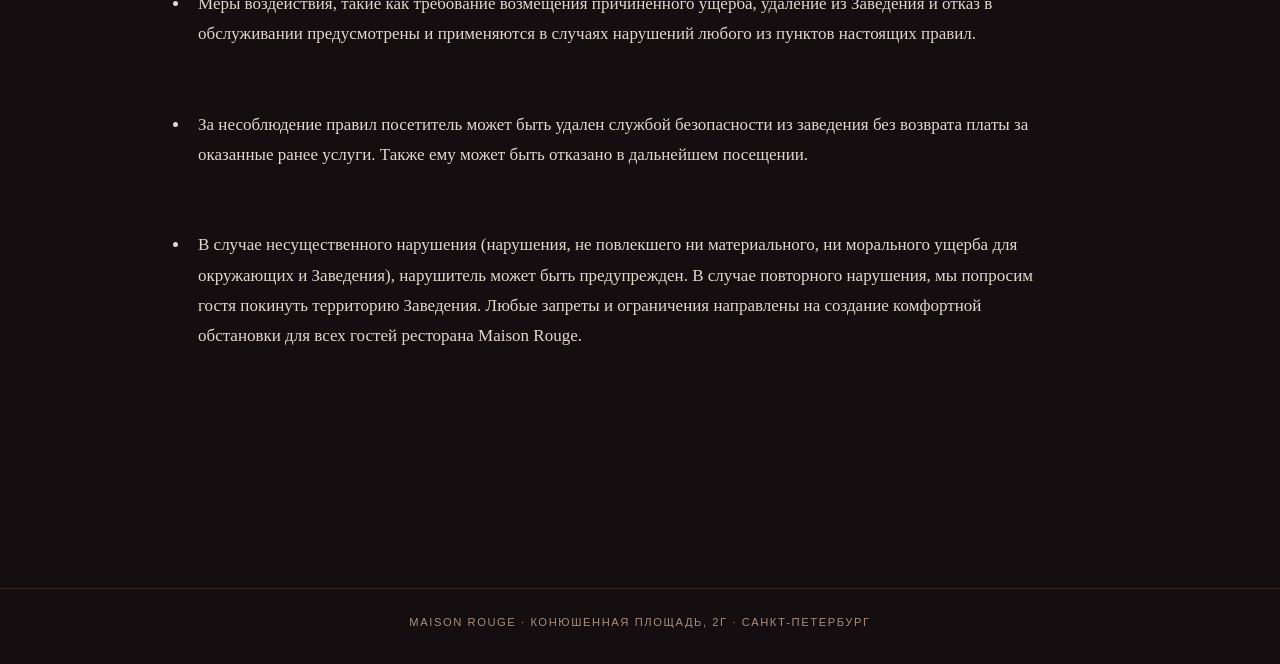
<file: visitor_rules/index.html>
<!doctype html>
<html lang="ru">
<head>
  <meta charset="utf-8">
  <meta name="viewport" content="width=device-width,initial-scale=1">
  <meta name="description" content="Правила посещения Maison Rouge — Maison Rouge, Санкт-Петербург.">
  <title>Правила посещения Maison Rouge · Maison Rouge</title>
  <style>
  :root { color-scheme: dark; }
  *, *::before, *::after { box-sizing: border-box; }
  html { scroll-behavior: smooth; }
  body { margin: 0; background: #150e10; color: #eee7dc; font: 17px/1.78 Georgia, 'Times New Roman', serif; }
  body::before { content: ''; position: fixed; inset: 0; pointer-events: none; opacity: .32; background: radial-gradient(circle at 50% -20%, #793335, transparent 45%), linear-gradient(90deg, transparent, #32171922, transparent); }
  a { color: inherit; text-underline-offset: .2em; }
  a:hover, a:focus-visible { color: #e9bb86; }
  header { position: relative; border-bottom: 1px solid #b88b6938; background: #170d10e8; }
  .head { min-height: 80px; max-width: 1180px; margin: auto; padding: 18px 24px; display: flex; align-items: center; justify-content: space-between; gap: 24px; }
  .brand { font-size: clamp(1.2rem, 2.4vw, 1.8rem); letter-spacing: .19em; text-decoration: none; white-space: nowrap; }
  .back { font: 600 .68rem/1.4 Arial, sans-serif; text-transform: uppercase; letter-spacing: .16em; text-decoration: none; border-bottom: 1px solid #b88b69; padding-bottom: 8px; }
  main { position: relative; max-width: 1000px; margin: 0 auto; padding: clamp(56px, 8vw, 108px) 24px 96px; }
  .eyebrow { margin: 0 0 18px; font: 600 .66rem/1.5 Arial, sans-serif; letter-spacing: .24em; text-transform: uppercase; color: #cba679; }
  h1 { overflow-wrap: anywhere; max-width: 900px; margin: 0; color: #f6eee5; font: 400 clamp(2.8rem, 7.4vw, 6.1rem)/.95 Georgia, serif; letter-spacing: -.055em; }
  .rule { width: 100%; border: 0; border-top: 1px solid #b88b695b; margin: 42px 0; }
  article { max-width: 880px; overflow-wrap: anywhere; color: #e1d7cc; }
  article ul { margin: 10px 0 20px; padding-left: 26px; }
  article li { padding-left: 8px; margin: 0 0 10px; }
  footer { position: relative; border-top: 1px solid #b88b6938; padding: 25px 24px 32px; text-align: center; font: .7rem/1.6 Arial, sans-serif; letter-spacing: .14em; text-transform: uppercase; color: #a98d7c; }
  @media(max-width:600px) { body { font-size: 16px; } h1 { font-size: 2.1rem; } .head { min-height: 66px; } .back { font-size: .58rem; } main { padding-bottom: 70px; } }
</style>
</head>
<body>
  <header><div class="head"><a class="brand" href="/maison-rouge-concept/">MAISON ROUGE</a><a class="back" href="/maison-rouge-concept/">На главную ↗</a></div></header>
  <main>
    <p class="eyebrow">Maison Rouge · Санкт-Петербург</p>
    <h1>Правила посещения Maison Rouge</h1>
    <hr class="rule">
    <article aria-label="Правила посещения Maison Rouge">ООО «ШАГ», ресторан Maison Rouge (далее — Заведение) — частное предприятие. В нем действует система фейс контроля и дресс кода, в соответствии с которой Администрация имеет право отказать в посещении без объяснения причин.<br><br>Настоящие правила являются неотъемлемой частью договора Оферты (ст. 435 ГК РФ), заключенного между ООО «ШАГ» (ресторан Maison Rouge) и Гостем. Желание Гостя (клиента) попасть в заведение является полным и безоговорочным согласием на адресованную ему оферту (Акцепт ст. 438 ГК РФ). Изъявив желание попасть в заведение, Гость соглашается со всеми нижеприведенными правилами, а также внутренними инструкциями и регламентами Заведения.<br><br>Договор оферты распространяется на лиц, достигших возраста 18 лет. Заведение работает для культурно-досугового отдыха посетителей. В основе работы Заведения лежит соблюдение п. 3 статьи 17 Конституции РФ, в соответствии с которой осуществление прав и свобод человека и гражданина не должно нарушать права и свободы других лиц.<br><br>АДМИНИСТРАТИВНЫЕ ПРАВИЛА:<br><br><ul><li data-list="bullet">Изъявив желание попасть в Заведение, Гость, тем самым, подтверждает свое согласие с форматом досуга, предложенного Заведением.</li></ul><br><ul><li data-list="bullet">Посещая Заведение, Вы соглашаетесь принимать участие в возможной фото- и видеосъемке, теле- или радиотрансляции мероприятия в качестве посетителя и разрешаете Заведению использовать фото, видео и аудиозаписи с Вашим участием в рекламных целях.</li></ul><br><ul><li data-list="bullet">Посетители Заведения и их личные вещи могут быть осмотрены службой безопасности. В случае отказа пройти данную процедуру, администрация вправе отказать в доступе в Заведение.</li></ul><br><ul><li data-list="bullet">Администрация не несет ответственности за ценные вещи, сданные в гардероб, а также за вещи, забытые или оставленные без присмотра в Заведении.</li></ul><br>ПРАВИЛА ОГРАНИЧЕНИЯ ДОСТУПА В ЗАВЕДЕНИЕ:<br><br><ul><li data-list="bullet">Начиная с 22:00 вход доступен для гостей достигших 18 лет. При себе необходимо иметь паспорт или водительское удостоверение, подтверждающее Ваш возраст. Также Заведение оставляет за собой право отказать Гостю в посещении в случае возникновения сомнений в подлинности документа, возникших у работников фэйс контроля и дресс кода. Предъявление дополнительного документа, подтверждающего личность Гостя, не является основанием для предоставления Гостю возможности посещения Заведения. В данном случае окончательное решение о допуске Гостя в Заведение принимает Администрация Заведения.</li></ul><br><ul><li data-list="bullet">В Заведение не допускаются лица в пляжной, спортивной, специализированной, камуфляжной, рваной или грязной одежде и/или обуви, а также посетители неопрятного вида. Запрещен вход в военной одежде, за исключением военнослужащих в парадной или повседневной военной форме.</li></ul><br><ul><li data-list="bullet">Запрещено приносить любые виды оружия и различные виды спец. средств защиты (газовые баллончики, шокеры и т.д.), колющие и режущие предметы, взрывчатые вещества, а также любые сильнодействующие медицинские препараты и наркотики. В случае обнаружения таковых, администрация вправе изъять данные предметы (за исключением запрещенного законом оружия и наркотических средств) до окончания пребывания гостя в Заведении или отказать посетителю в посещении Заведения. В случае обнаружения наркотических средств и запрещенного законом оружия и взрывчатых веществ, Гость не допускается к посещению Заведения, а Администрация Заведения сообщает о выявленном нарушении в правоохранительные органы.</li></ul><br><ul><li data-list="bullet">Доступ в Заведение категорически запрещен лицам в состоянии сильного алкогольного или наркотического опьянения, степень которого администрация Заведения определяет по-своему усмотрению, а также лицам, употребляющим алкогольные напитки или нарушающим общественный порядок у входа в заведение.</li></ul><br><ul><li data-list="bullet">Доступ в Заведение строго запрещён лицам, склонным к употреблению или распространению наркотических веществ, а также лицам, склонным к проявлению агрессии или совершению противоправных действий в отношении гостей, персонала или имущества Заведения (по информации, имеющейся у администрации).</li></ul><br><ul><li data-list="bullet">Доступ в Заведение строго запрещён со своими алкогольными и безалкогольными напитками.</li></ul><br><ul><li data-list="bullet">Администрация Заведения вправе отказать Гостю в посещении Заведения, если его внешний вид, элементы одежды, и предметы, находящиеся при нем, могут причинить вред жизни и здоровью самого Гостя или окружающим. Так, в частности, с целью предотвращения и профилактики заболеваний, передающихся через кровь, Гостю может быть отказано в посещении Заведения в случае, если на его теле имеются открытые раны, ссадины, кровоподтеки и свежие шрамы.</li></ul><br><ul><li data-list="bullet">Администрация вправе отказать гостю в случае наличия на его одежде элементов (цепи, иглы, иные металлические предметы), способных причинить вред самому Гостю или окружающим, равно как и в случае наличия предметов, находящихся при Госте или непосредственно на его теле, а также иных предметов, которые могут потенциально причинить вред самому обладателю и другим гостям клуба. При этом Гость может быть допущен в Заведение с предметами, указанными в настоящем пункте, только после согласования посещения с Администрацией Заведения.</li></ul><br><ul><li data-list="bullet">Гость может быть не допущен в Заведение в случае полной заполняемости Заведения (отсутствие мест для отдыха), при проведении закрытых вечеринок, а также при наличии нарушений правил Заведения, допущенных Гостем ранее или иных случаях, предусмотренных внутренними правилами Заведения. При этом Заведение вправе не называть истинной причины для отказа Гостю в посещении.</li></ul><br><ul><li data-list="bullet">Правилами Заведения запрещено отказывать Гостю в посещении Заведения по национальным, языковым, гендерным, физическим, умственным или иным не зависящим от человека признакам.</li></ul><br><ul><li data-list="bullet">Доступ в Заведение строго запрещён с животными. За исключением случаев, предусмотренных законодательством Российской Федерации (например, нахождение с собакой-поводырём при наличии соответствующих документов). Администрация вправе отказать в посещении Гостю, пришедшему в Заведение с животным, без объяснения причин.</li></ul><br><br>ПРАВИЛА ПОВЕДЕНИЯ В ЗАВЕДЕНИИ: <br><br><ul><li data-list="bullet">Находясь в Заведении, Гость обязан соблюдать общественный порядок и не создавать дискомфорт другим гостям. В границах Заведения запрещено любое антисоциальное поведение или проявление агрессии (в том числе нецензурная лексика, угрозы, повышенный тон) к другим посетителям, сотрудникам им представителям администрации.</li></ul><br><ul><li data-list="bullet">Посетители Заведения обязаны исполнять обоснованные требования администрации и службы безопасности, а также не создавать препятствий работе обслуживающего персонала и артистов.</li></ul><br><ul><li data-list="bullet">Посетители Заведения обязаны оплатить все предоставленные услуги / заказы, согласно счету. Оплата принимается исключительно в рублях.</li></ul><br><ul><li data-list="bullet">Не допускается нахождение в Заведении в состоянии сильного алкогольного и наркотического опьянения, степень которого администрация Заведения определяет по своему усмотрению.</li></ul><br><ul><li data-list="bullet">На всей территории Заведения строго запрещено употреблять и реализовывать наркотические вещества, играть в спортивные и азартные игры.</li></ul><br><ul><li data-list="bullet">Гости Заведения не имеют права становиться ногами на диваны, столы, стулья и барные стойки, перемещать мебель и предметы интерьера, небрежно обращаться с любым имуществом Заведения или выносить из Заведения предметы интерьера, мебель и посуду.</li></ul><br><ul><li data-list="bullet">Находясь на территории Заведения, гостям запрещается находиться в верхней одежде, с</li></ul>крупногабаритными вещами или курить (любые виды сигарет, включая электронные, IQOS)<br><br><ul><li data-list="bullet">Гостям не разрешается вести фотосъемку и видеосъемку без согласия объекта съемки.</li></ul><br><ul><li data-list="bullet">Гостям Заведения не разрешается раздеваться до нижнего белья, оголять торс или снимать обувь.</li></ul><br>МЕРЫ ВОЗДЕЙСТВИЯ:<br><br><ul><li data-list="bullet">Меры воздействия, такие как требование возмещения причиненного ущерба, удаление из Заведения и отказ в обслуживании предусмотрены и применяются в случаях нарушений любого из пунктов настоящих правил.</li></ul><br><ul><li data-list="bullet">За несоблюдение правил посетитель может быть удален службой безопасности из заведения без возврата платы за оказанные ранее услуги. Также ему может быть отказано в дальнейшем посещении.</li></ul><br><ul><li data-list="bullet">В случае несущественного нарушения (нарушения, не повлекшего ни материального, ни морального ущерба для окружающих и Заведения), нарушитель может быть предупрежден. В случае повторного нарушения, мы попросим гостя покинуть территорию Заведения. Любые запреты и ограничения направлены на создание комфортной обстановки для всех гостей ресторана Maison Rouge.</li></ul><br><br><br><br></article>
  </main>
  <footer>Maison Rouge · Конюшенная площадь, 2Г · Санкт-Петербург</footer>
</body>
</html>
</file>
